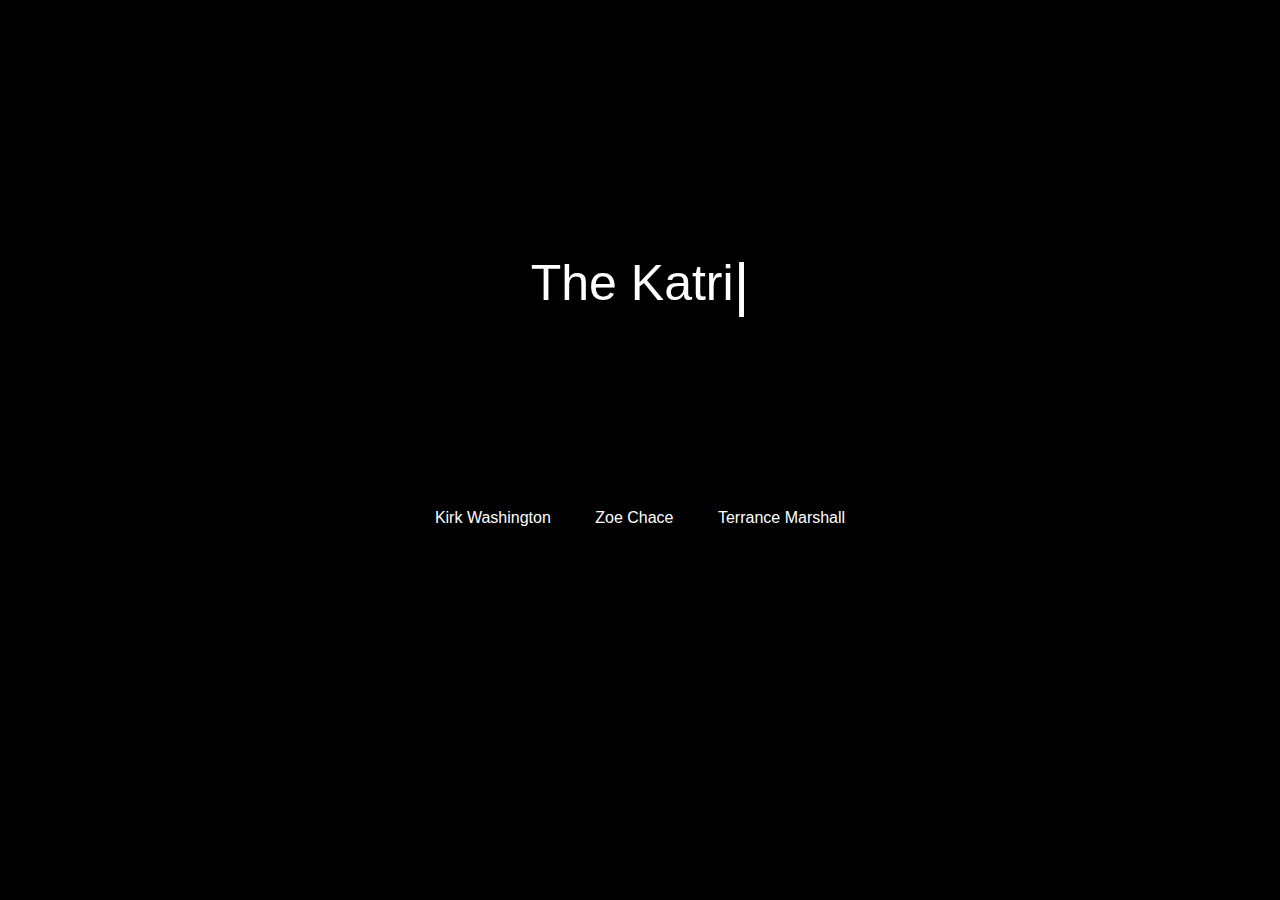
<file: index.html>
<html>
	<head>
		<script src="https://ajax.googleapis.com/ajax/libs/jquery/3.1.0/jquery.min.js"></script>
		<link rel="stylesheet" href="main.css">
		<script src="typed.js"></script>
		<script>
		    $(function(){

		        $("#typed").typed({
		            // strings: ["Typed.js is a <strong>jQuery</strong> plugin.", "It <em>types</em> out sentences.", "And then deletes them.", "Try it out!"],
		            stringsElement: $('#typed-strings'),
		            typeSpeed: 30,
		            backDelay: 500,
		            loop: false,
		            contentType: 'html', // or text
		            // defaults to false for infinite loop
		            loopCount: false,
		            callback: function(){ foo(); },
		            resetCallback: function() { newTyped(); }
		        });

		        $(".reset").click(function(){
		            $("#typed").typed('reset');
		        });

		    });

		    function newTyped(){ /* A new typed object */ }

		    function foo(){ console.log("Callback"); }

		</script>
	</head>
	<body>
		<div class ="landing">
			<div id="typed-strings">
                <span>The Katrina Hack.</span>
                <p>New Orleans lost its digital identity.</p>
                <p>Lower 9th Ward was hit the hardest.</p>
                <p>Time to tell their story.</p>
            </div>
            <span id="typed" style="white-space:pre;"></span>

			<div class ="hidden">
				<span><a href="kirkW.html">Kirk Washington</a></span>
				<span><a href="zoeC.html">Zoe Chace</a></span>
				<span><a href="terrenceM.html">Terrance Marshall</a></span>
			</div>
			
		</div>
	</body>
	
<!-- 	<script>
	  $(function(){
	      $("h1").typed({
	        strings: ["The Katrina Hack.", "New Orleans lost its digital identity.","Lower 9 was hit the hardest.","Time to tell their story."],
	        typeSpeed: 60,
	        backDelay: 1000
	      });
	  });
	</script> -->
</html>
</file>
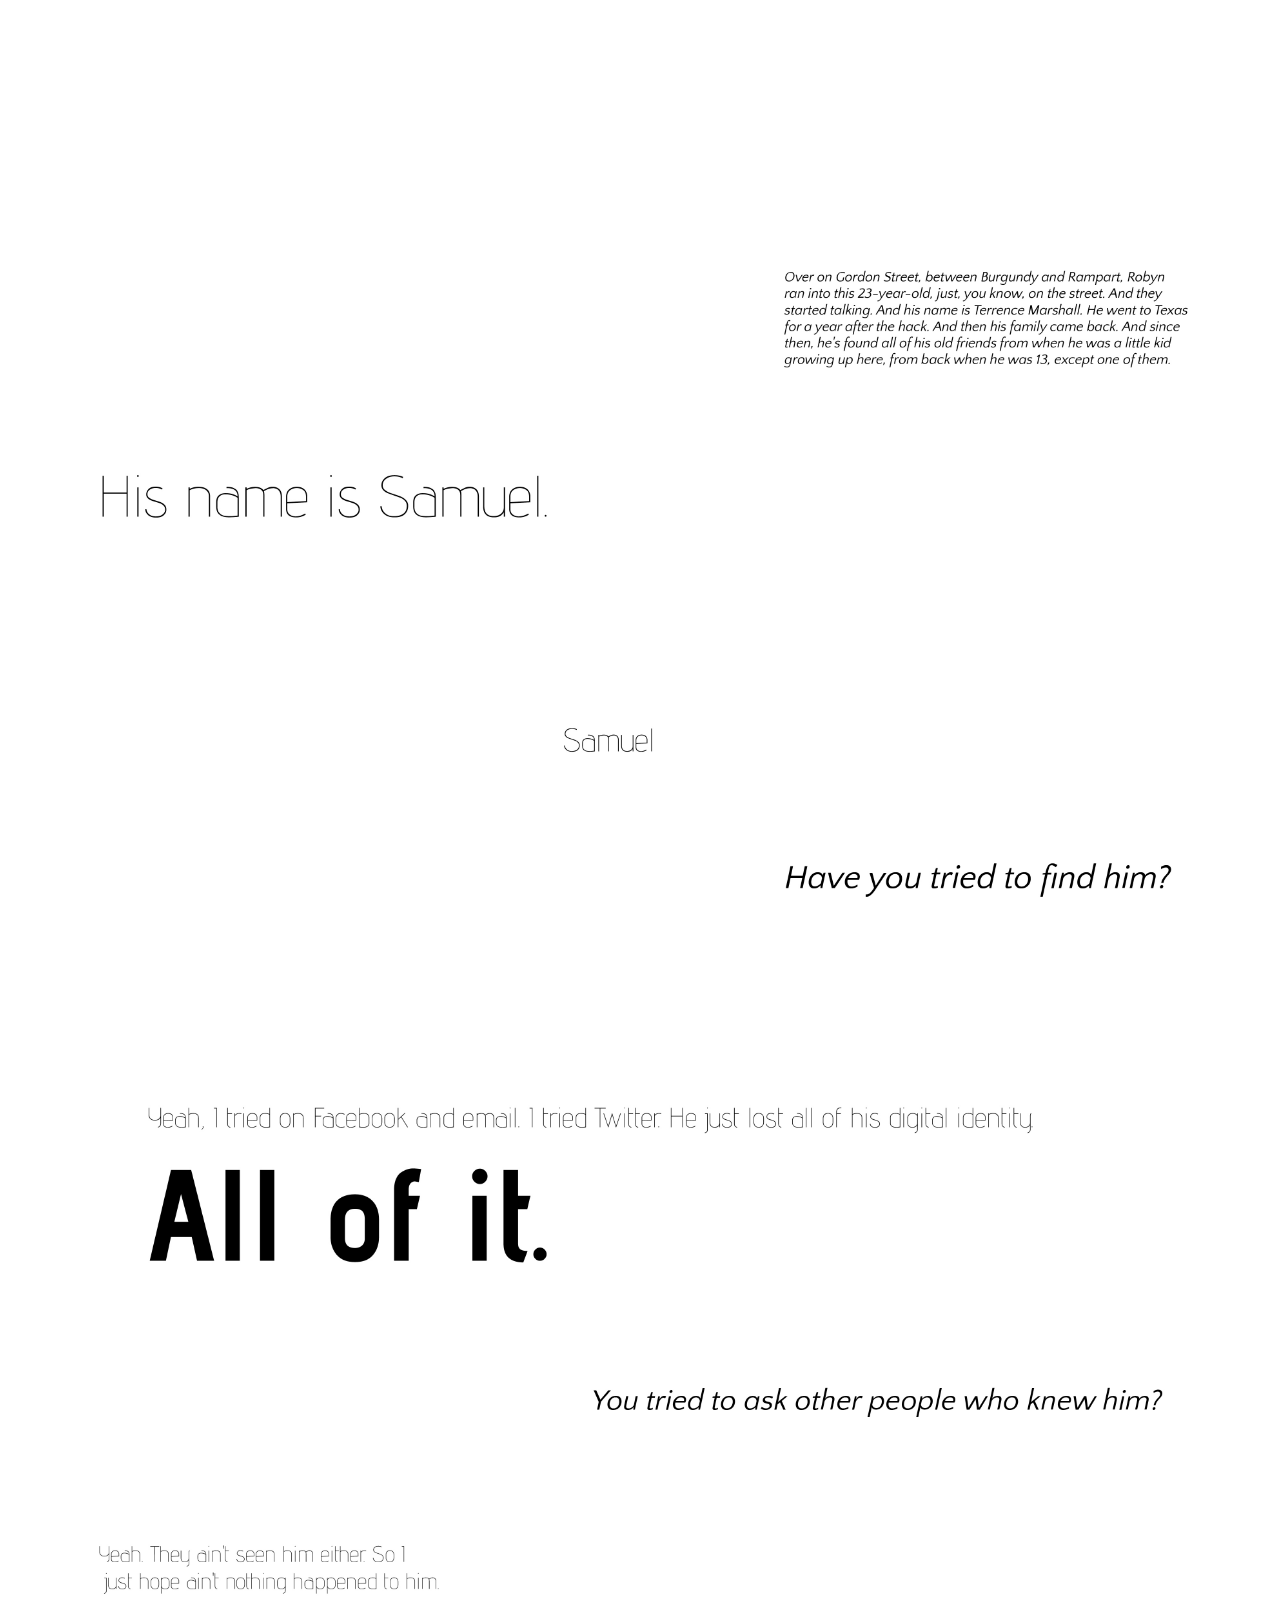
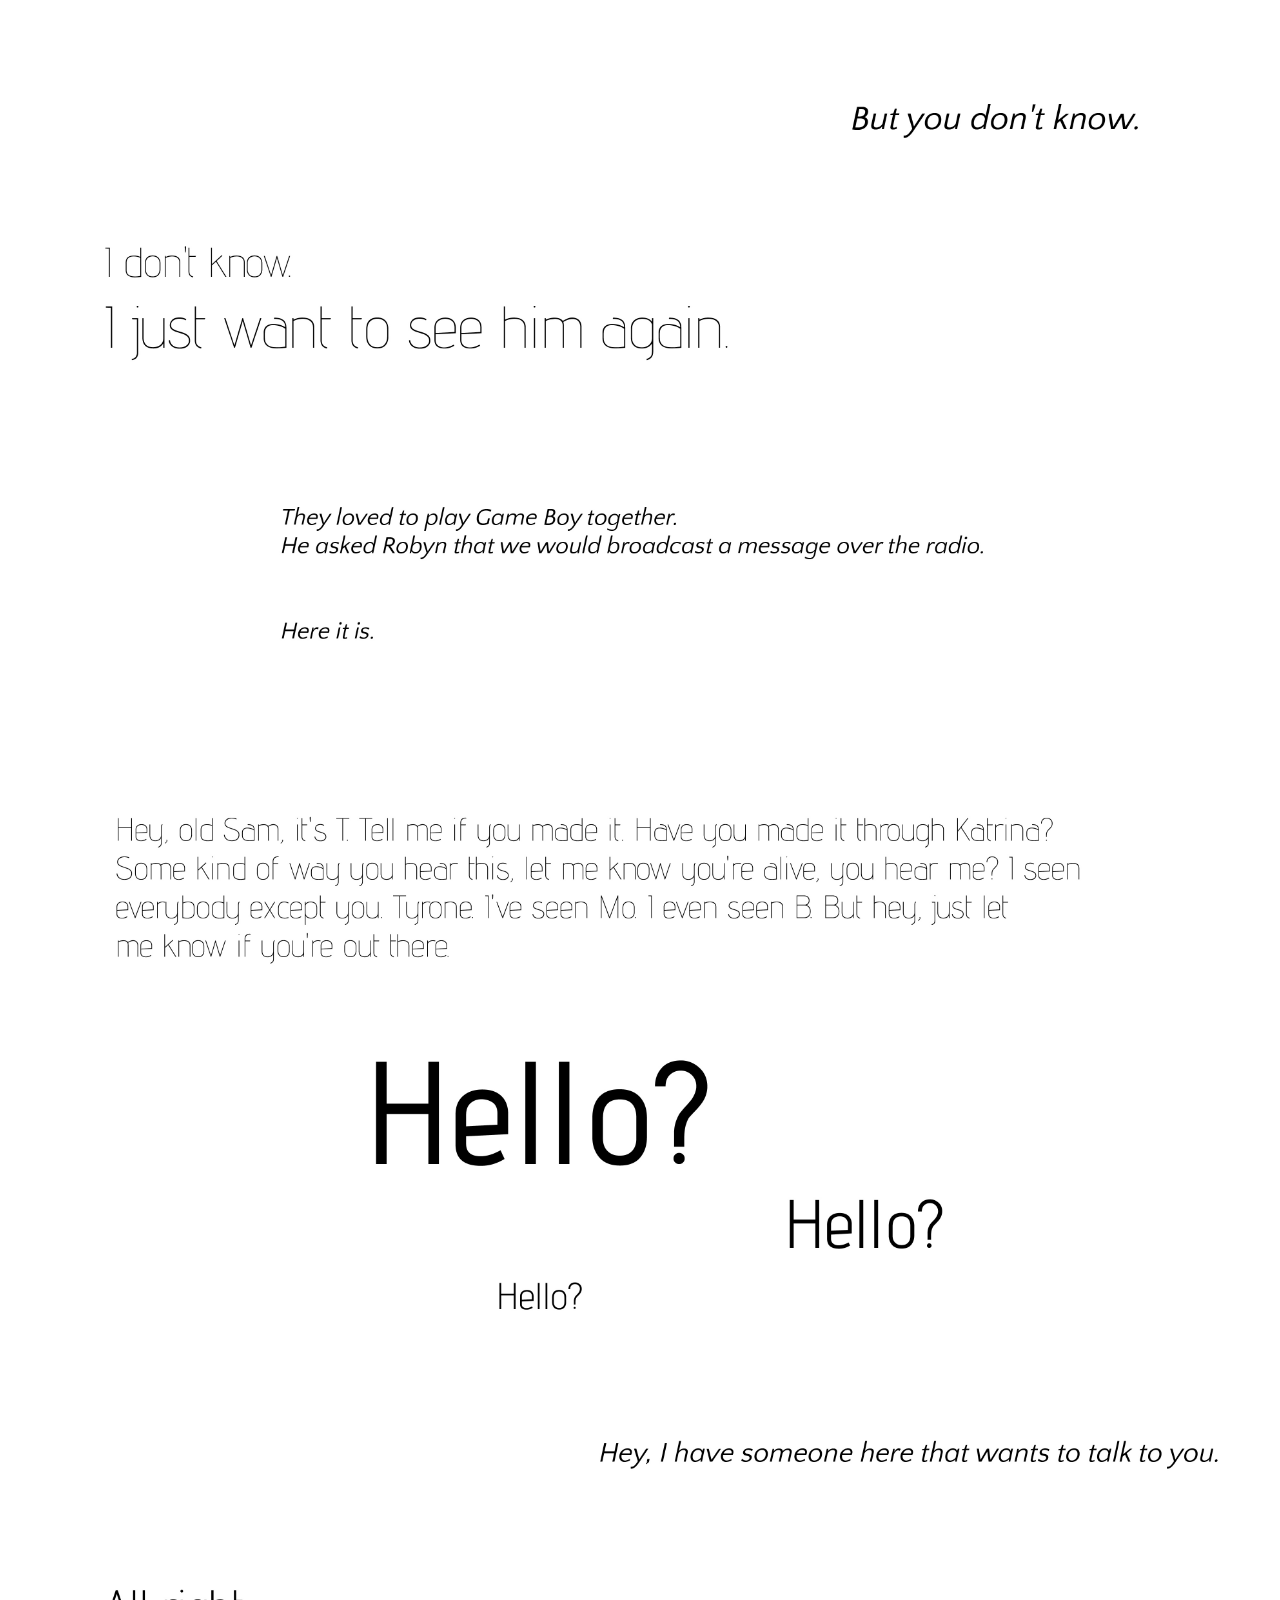
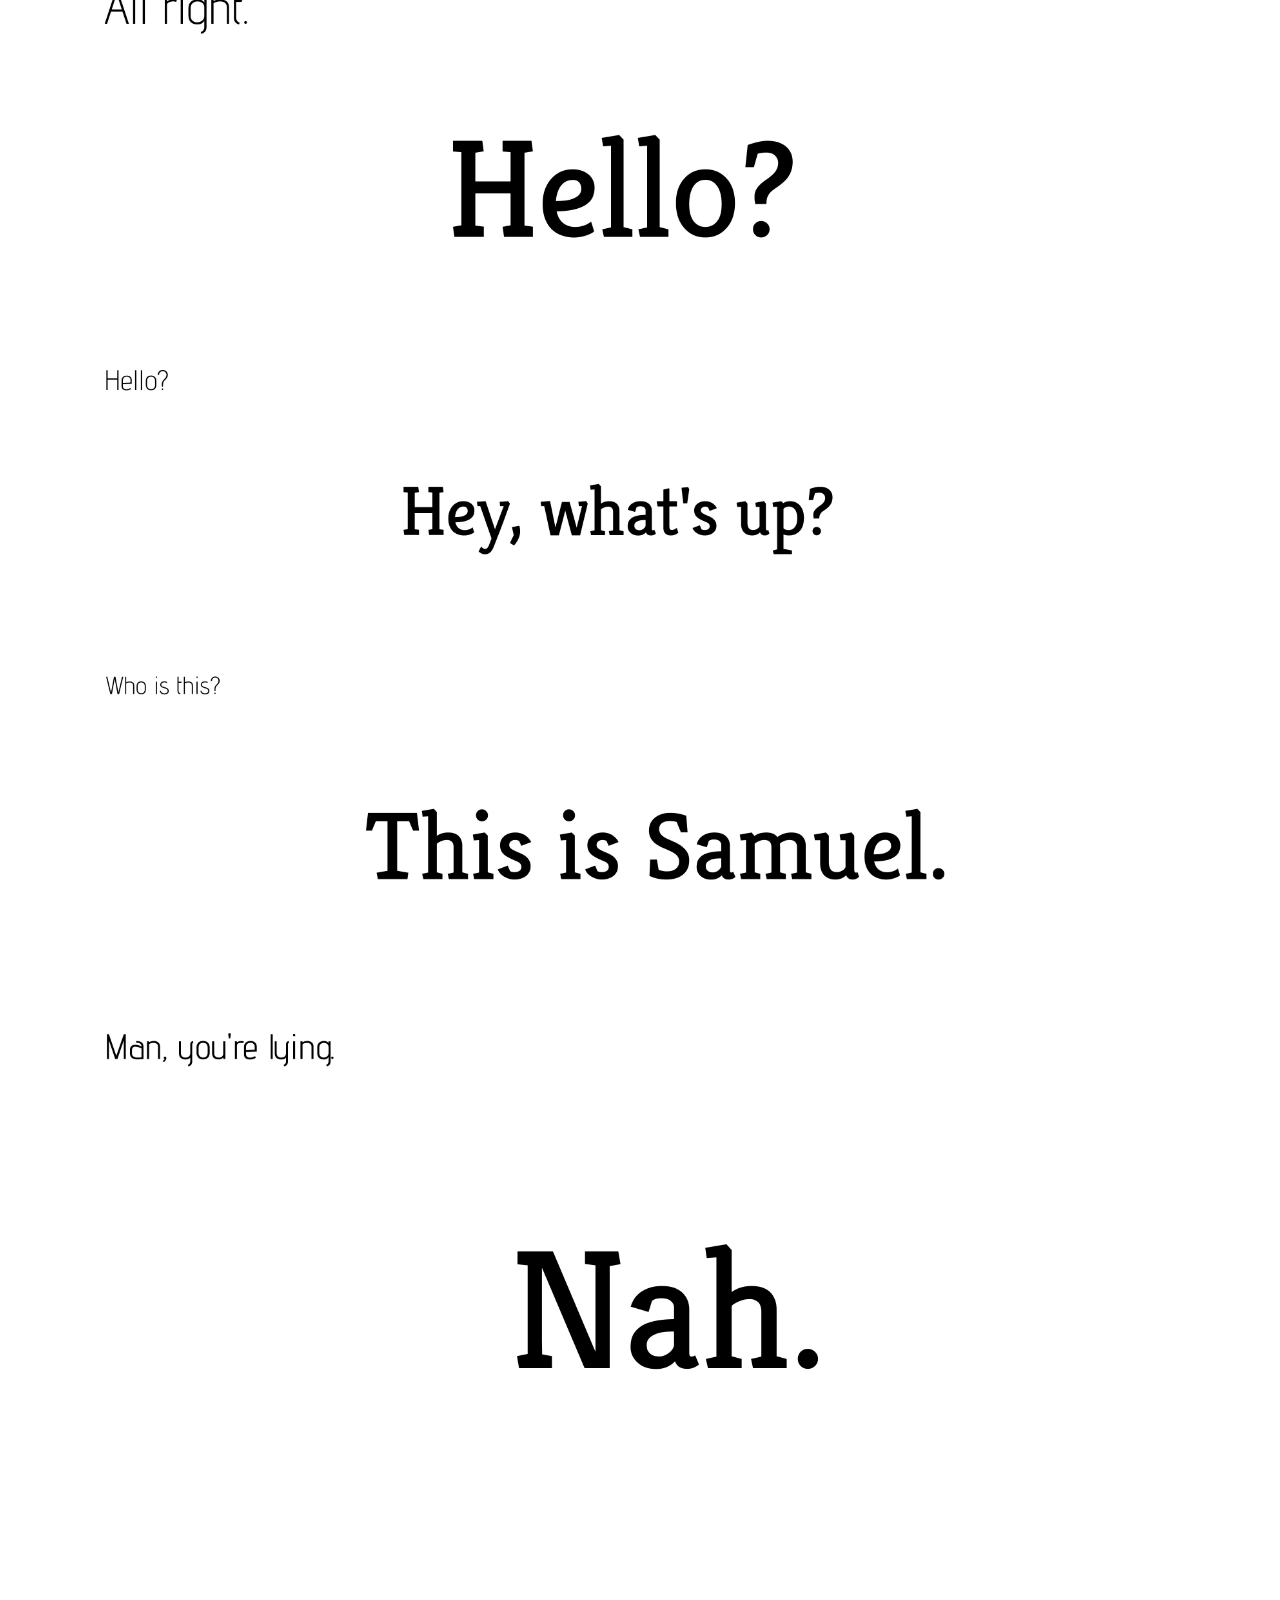
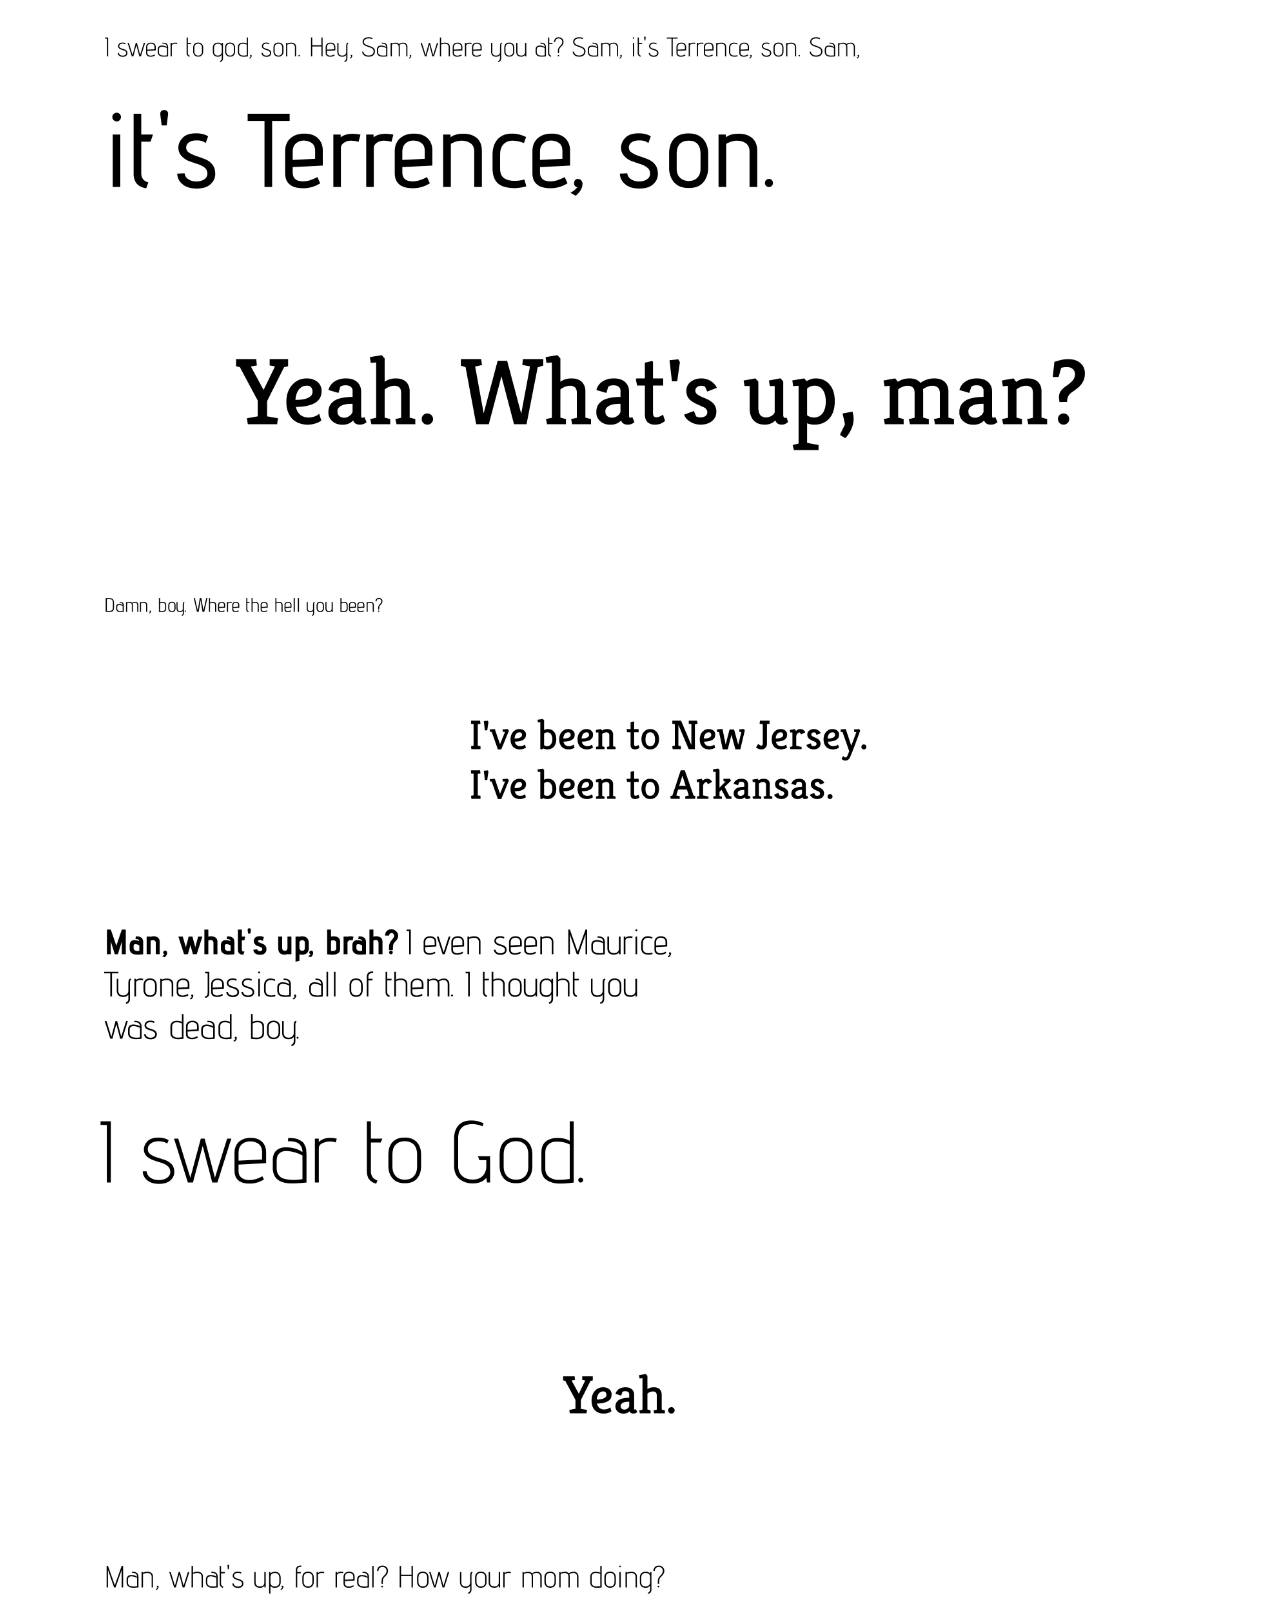
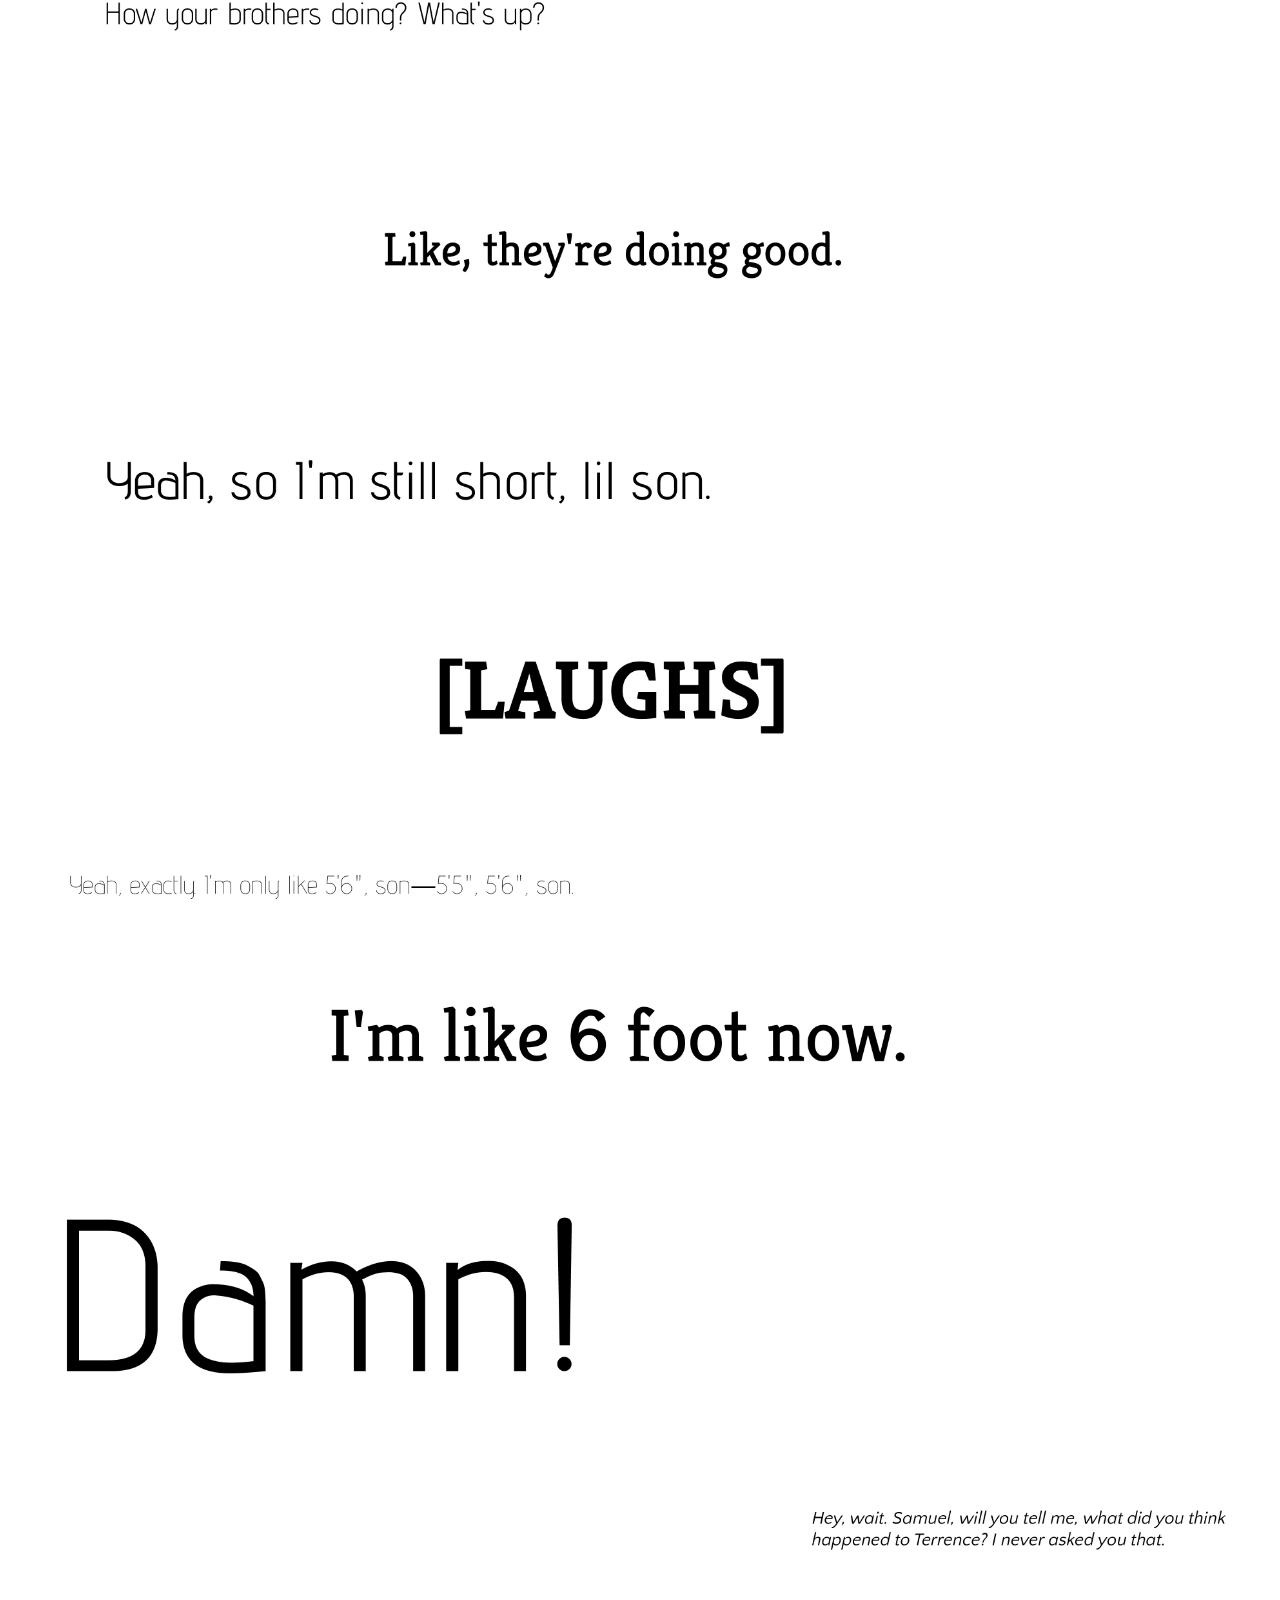
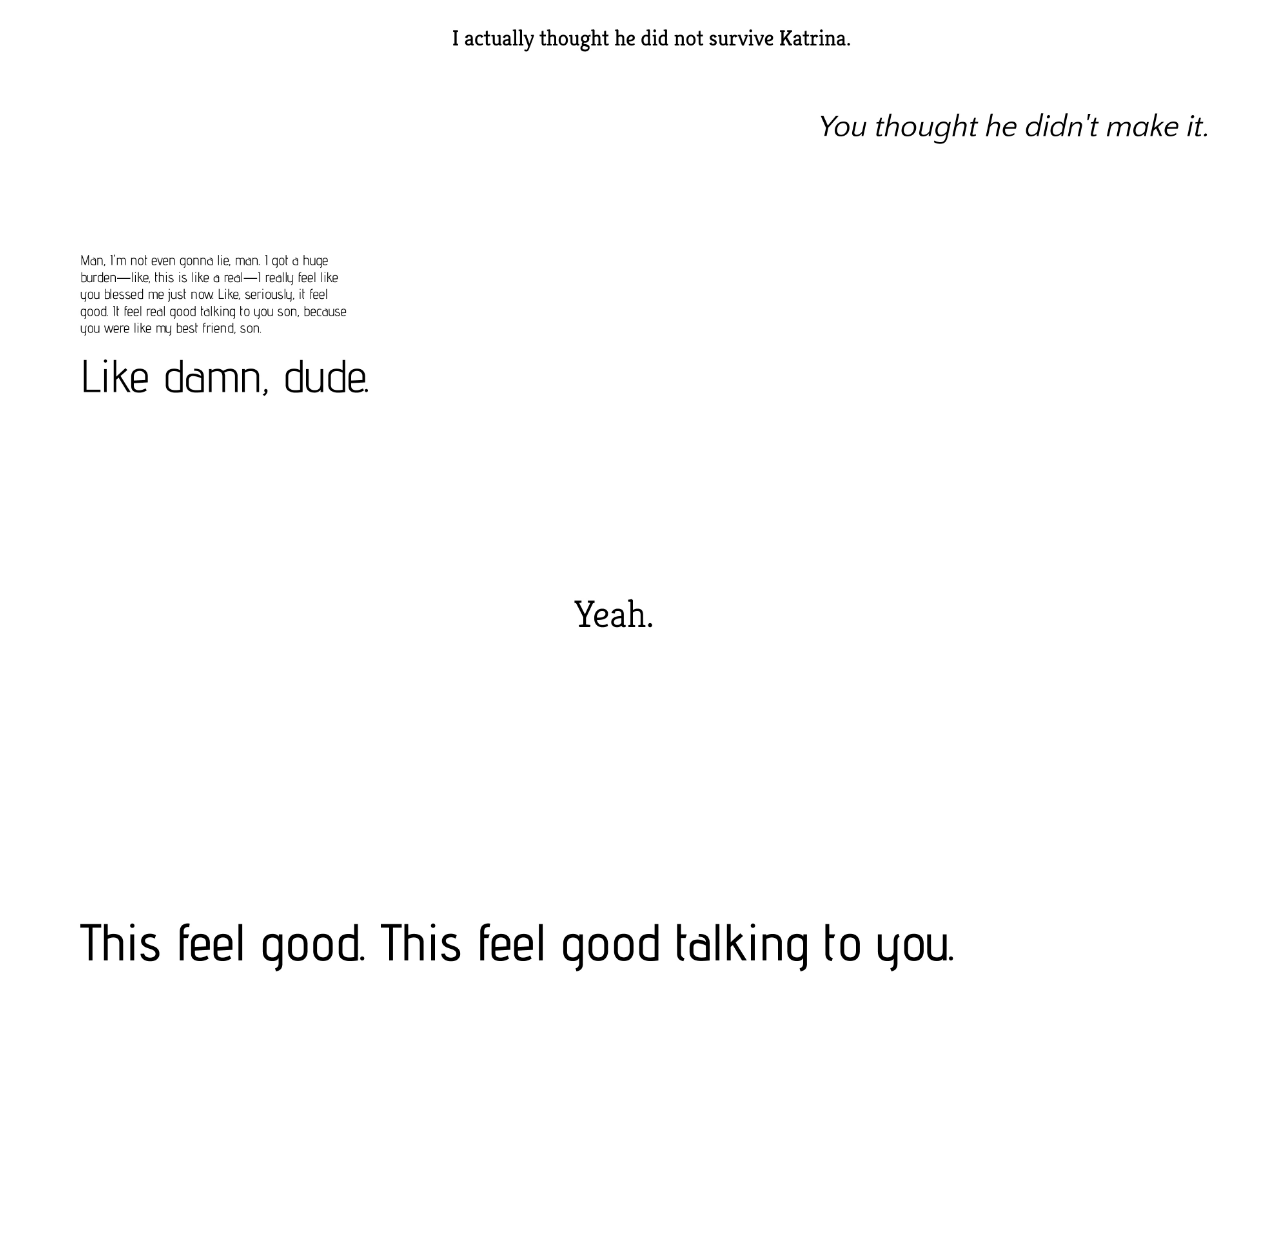
<file: terrenceM.html>
<head>
	<link rel="stylesheet" href="main.css">
</head>
<body style = "margin-left:50px;margin-right:50px;margin-top:30vh;background-color:white;margin-bottom:30vh;">
	<img src="terrenceMarshall.jpg" alt="" class = "singleImage">
</body>
</file>
<file: main.css>
body{
	margin:0;
	background-color: black;
	color:white;
	font-family:sans-serif;
}

html, body, div, span, applet, object, iframe,
h1, h2, h3, h4, h5, h6, p, blockquote, pre,
a, abbr, acronym, address, big, cite, code,
del, dfn, em, img, ins, kbd, q, s, samp,
small, strike, strong, sub, sup, tt, var,
b, u, i, center,
dl, dt, dd, ol, ul, li,
fieldset, form, label, legend,
table, caption, tbody, tfoot, thead, tr, th, td,
article, aside, canvas, details, embed, 
figure, figcaption, footer, header, hgroup, 
menu, nav, output, ruby, section, summary,
time, mark, audio, video {
	margin: 0;
	padding: 0;
	border: 0;
	font-size: 100%;
	font: inherit;
	vertical-align: baseline;
}
/* HTML5 display-role reset for older browsers */
article, aside, details, figcaption, figure, 
footer, header, hgroup, menu, nav, section {
	display: block;
}
body {
	line-height: 1;
	font-family: "Menlo",sans-serif;
}
ol, ul {
	list-style: none;
}
blockquote, q {
	quotes: none;
}
blockquote:before, blockquote:after,
q:before, q:after {
	content: '';
	content: none;
}
table {
	border-collapse: collapse;
	border-spacing: 0;
}


.landing{
	padding-top:250px;
	background-color: black;
	text-align: center;
	user-select:none;
}
#typed{
	font-size: 50px!important;

	/*"Computer Pixel-7"*/
}
.hidden{
	margin-top:200px;
	animation:hidden 14s;
}
.hidden span{
	margin-left:20px;
	margin-right:20px;
}

a{
	color:white;
}
a:visited{
	color:white;
}
a:focus{
	color:white;
}
.hidden a{
	text-decoration:none;
}
.hidden a:hover {
    text-decoration: underline;
}
.landing h4{
	
	font-size:30px;
	font-weight: normal!important;
}
@keyframes hidden{
	0%{opacity: 0;}
	96%{opacity: 0;}
	100%{opacity:1;}
}

.typed-cursor{
    opacity: 1;
    font-size:60px;
    position: relative;
    top:5px;
    -webkit-animation: blink 0.7s infinite;
    -moz-animation: blink 0.7s infinite;
    animation: blink 0.7s infinite;
}
@keyframes blink{
    0% { opacity:1; }
    50% { opacity:0; }
    100% { opacity:1; }
}
@-webkit-keyframes blink{
    0% { opacity:1; }
    50% { opacity:0; }
    100% { opacity:1; }
}
@-moz-keyframes blink{
    0% { opacity:1; }
    50% { opacity:0; }
    100% { opacity:1; }
}
.singleImage{
	width:100%;
	height:auto;
}
</file>
